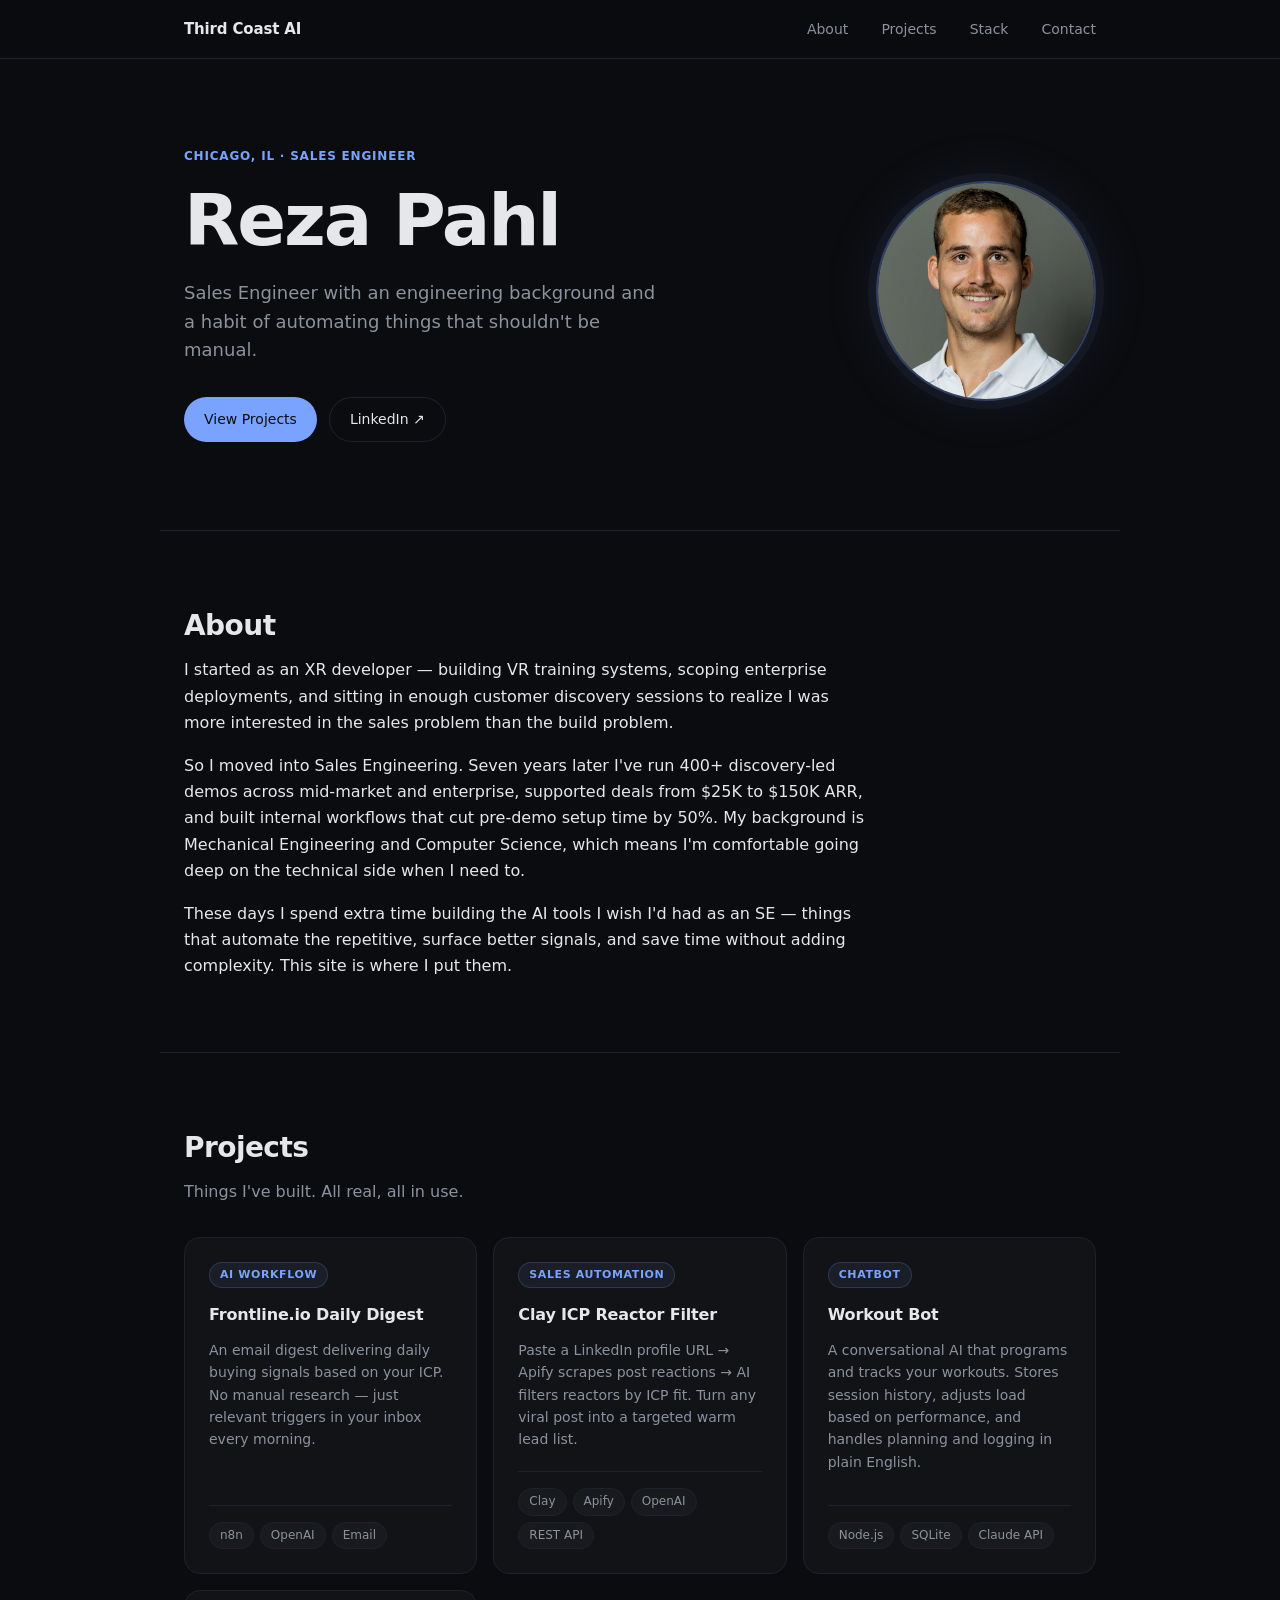
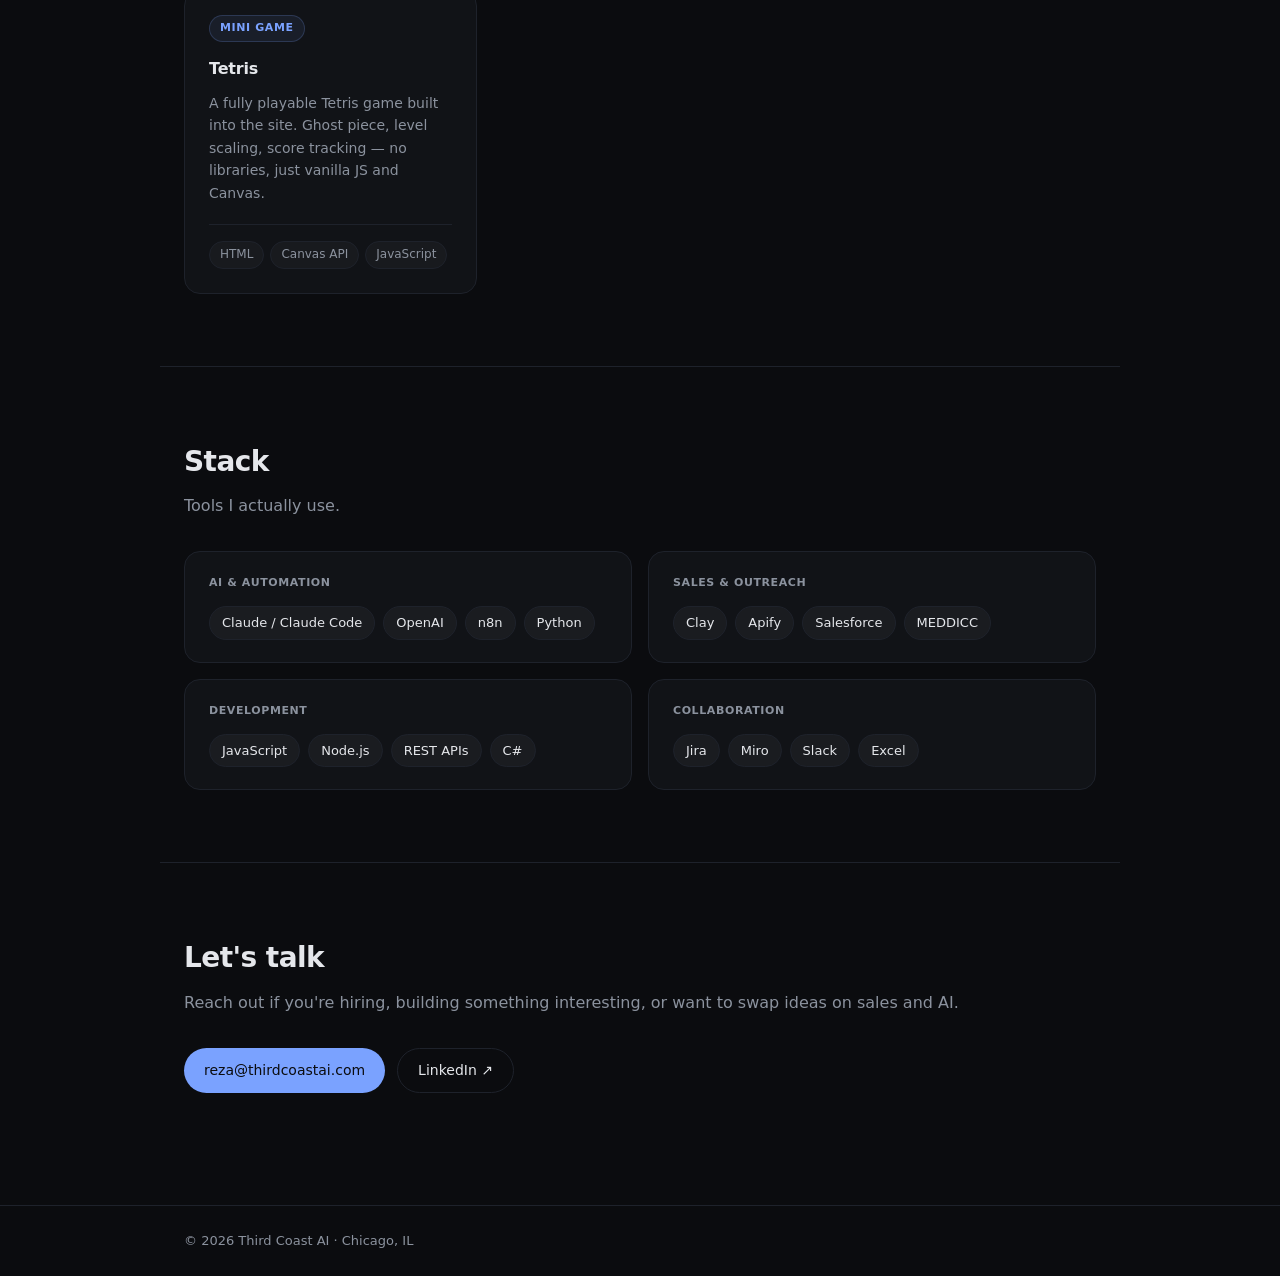
<file: index.html>
<!doctype html>
<html lang="en">
<head>
  <meta charset="utf-8" />
  <meta name="viewport" content="width=device-width, initial-scale=1" />
  <title>Reza Pahl · Third Coast AI</title>
  <meta name="description" content="Reza Pahl — Sales Engineer and AI builder based in Chicago." />
  <meta property="og:title" content="Reza Pahl · Third Coast AI" />
  <meta property="og:description" content="Sales Engineer. 7 years of demos and discovery. Building AI tools on the side." />
  <meta property="og:type" content="website" />
  <link rel="icon" href="data:image/svg+xml,<svg xmlns='http://www.w3.org/2000/svg' viewBox='0 0 256 256'><text y='50%' x='50%' dominant-baseline='middle' text-anchor='middle' font-size='160'>⚙️</text></svg>">
  <link rel="stylesheet" href="styles.css" />
</head>
<body>

  <!-- NAV -->
  <header class="site-header">
    <div class="container nav-inner">
      <a href="#top" class="brand">Third Coast AI</a>
      <nav>
        <a href="#about">About</a>
        <a href="#projects">Projects</a>
        <a href="#stack">Stack</a>
        <a href="#contact">Contact</a>
      </nav>
    </div>
  </header>

  <main id="top">

    <!-- HERO -->
    <section class="hero container">
      <div class="hero-text">
        <p class="eyebrow">Chicago, IL · Sales Engineer</p>
        <h1>Reza Pahl</h1>
        <p class="hero-tagline">Sales Engineer with an engineering background and a habit of automating things that shouldn't be manual.</p>
        <div class="cta-row">
          <a href="#projects" class="btn btn-primary">View Projects</a>
          <a href="https://www.linkedin.com/in/reza-pahl/" class="btn btn-outline" target="_blank" rel="noopener">LinkedIn ↗</a>
        </div>
      </div>
      <div class="hero-photo">
        <img src="profile.jpg" alt="Reza Pahl" />
      </div>
    </section>

    <!-- ABOUT -->
    <section id="about" class="container section reveal">
      <h2>About</h2>
      <p>I started as an XR developer — building VR training systems, scoping enterprise deployments, and sitting in enough customer discovery sessions to realize I was more interested in the sales problem than the build problem.</p>
      <p>So I moved into Sales Engineering. Seven years later I've run 400+ discovery-led demos across mid-market and enterprise, supported deals from $25K to $150K ARR, and built internal workflows that cut pre-demo setup time by 50%. My background is Mechanical Engineering and Computer Science, which means I'm comfortable going deep on the technical side when I need to.</p>
      <p>These days I spend extra time building the AI tools I wish I'd had as an SE — things that automate the repetitive, surface better signals, and save time without adding complexity. This site is where I put them.</p>
    </section>

    <!-- PROJECTS -->
    <section id="projects" class="container section reveal">
      <h2>Projects</h2>
      <p class="muted">Things I've built. All real, all in use.</p>
      <div class="projects-grid">

        <!-- Card 1: Daily Digest -->
        <a href="daily-digest.html" class="card-link">
          <article class="card">
            <span class="tag">AI Workflow</span>
            <h3>Frontline.io Daily Digest</h3>
            <p>An email digest delivering daily buying signals based on your ICP. No manual research — just relevant triggers in your inbox every morning.</p>
            <div class="stack-pills">
              <span>n8n</span>
              <span>OpenAI</span>
              <span>Email</span>
            </div>
          </article>
        </a>

        <!-- Card 2: Clay ICP Reactor Filter -->
        <article class="card">
          <span class="tag">Sales Automation</span>
          <h3>Clay ICP Reactor Filter</h3>
          <p>Paste a LinkedIn profile URL → Apify scrapes post reactions → AI filters reactors by ICP fit. Turn any viral post into a targeted warm lead list.</p>
          <div class="stack-pills">
            <span>Clay</span>
            <span>Apify</span>
            <span>OpenAI</span>
            <span>REST API</span>
          </div>
        </article>

        <!-- Card 3: Workout Bot -->
        <article class="card">
          <span class="tag">Chatbot</span>
          <h3>Workout Bot</h3>
          <p>A conversational AI that programs and tracks your workouts. Stores session history, adjusts load based on performance, and handles planning and logging in plain English.</p>
          <div class="stack-pills">
            <span>Node.js</span>
            <span>SQLite</span>
            <span>Claude API</span>
          </div>
        </article>

        <!-- Card 4: Tetris -->
        <a href="tetris.html" class="card-link">
          <article class="card">
            <span class="tag">Mini Game</span>
            <h3>Tetris</h3>
            <p>A fully playable Tetris game built into the site. Ghost piece, level scaling, score tracking — no libraries, just vanilla JS and Canvas.</p>
            <div class="stack-pills">
              <span>HTML</span>
              <span>Canvas API</span>
              <span>JavaScript</span>
            </div>
          </article>
        </a>

      </div>
    </section>

    <!-- STACK -->
    <section id="stack" class="container section reveal">
      <h2>Stack</h2>
      <p class="muted">Tools I actually use.</p>
      <div class="stack-grid">

        <div class="stack-group">
          <p class="stack-label">AI & Automation</p>
          <div class="stack-chips">
            <span>Claude / Claude Code</span>
            <span>OpenAI</span>
            <span>n8n</span>
            <span>Python</span>
          </div>
        </div>

        <div class="stack-group">
          <p class="stack-label">Sales & Outreach</p>
          <div class="stack-chips">
            <span>Clay</span>
            <span>Apify</span>
            <span>Salesforce</span>
            <span>MEDDICC</span>
          </div>
        </div>

        <div class="stack-group">
          <p class="stack-label">Development</p>
          <div class="stack-chips">
            <span>JavaScript</span>
            <span>Node.js</span>
            <span>REST APIs</span>
            <span>C#</span>
          </div>
        </div>

        <div class="stack-group">
          <p class="stack-label">Collaboration</p>
          <div class="stack-chips">
            <span>Jira</span>
            <span>Miro</span>
            <span>Slack</span>
            <span>Excel</span>
          </div>
        </div>

      </div>
    </section>

    <!-- CONTACT -->
    <section id="contact" class="container section reveal">
      <h2>Let's talk</h2>
      <p class="muted">Reach out if you're hiring, building something interesting, or want to swap ideas on sales and AI.</p>
      <div class="contact-links">
        <a href="mailto:reza@thirdcoastai.com" class="btn btn-primary">reza@thirdcoastai.com</a>
        <a href="https://www.linkedin.com/in/reza-pahl/" class="btn btn-outline" target="_blank" rel="noopener">LinkedIn ↗</a>
      </div>
    </section>

  </main>

  <footer class="site-footer">
    <div class="container">
      <p>© <span id="y"></span> Third Coast AI · Chicago, IL</p>
    </div>
  </footer>

  <script>
    document.getElementById('y').textContent = new Date().getFullYear();

    // Scroll reveal
    const observer = new IntersectionObserver((entries) => {
      entries.forEach(entry => {
        if (entry.isIntersecting) {
          entry.target.classList.add('visible');
          observer.unobserve(entry.target);
        }
      });
    }, { threshold: 0.1 });

    document.querySelectorAll('.reveal').forEach(el => observer.observe(el));
  </script>

</body>
</html>
</file>
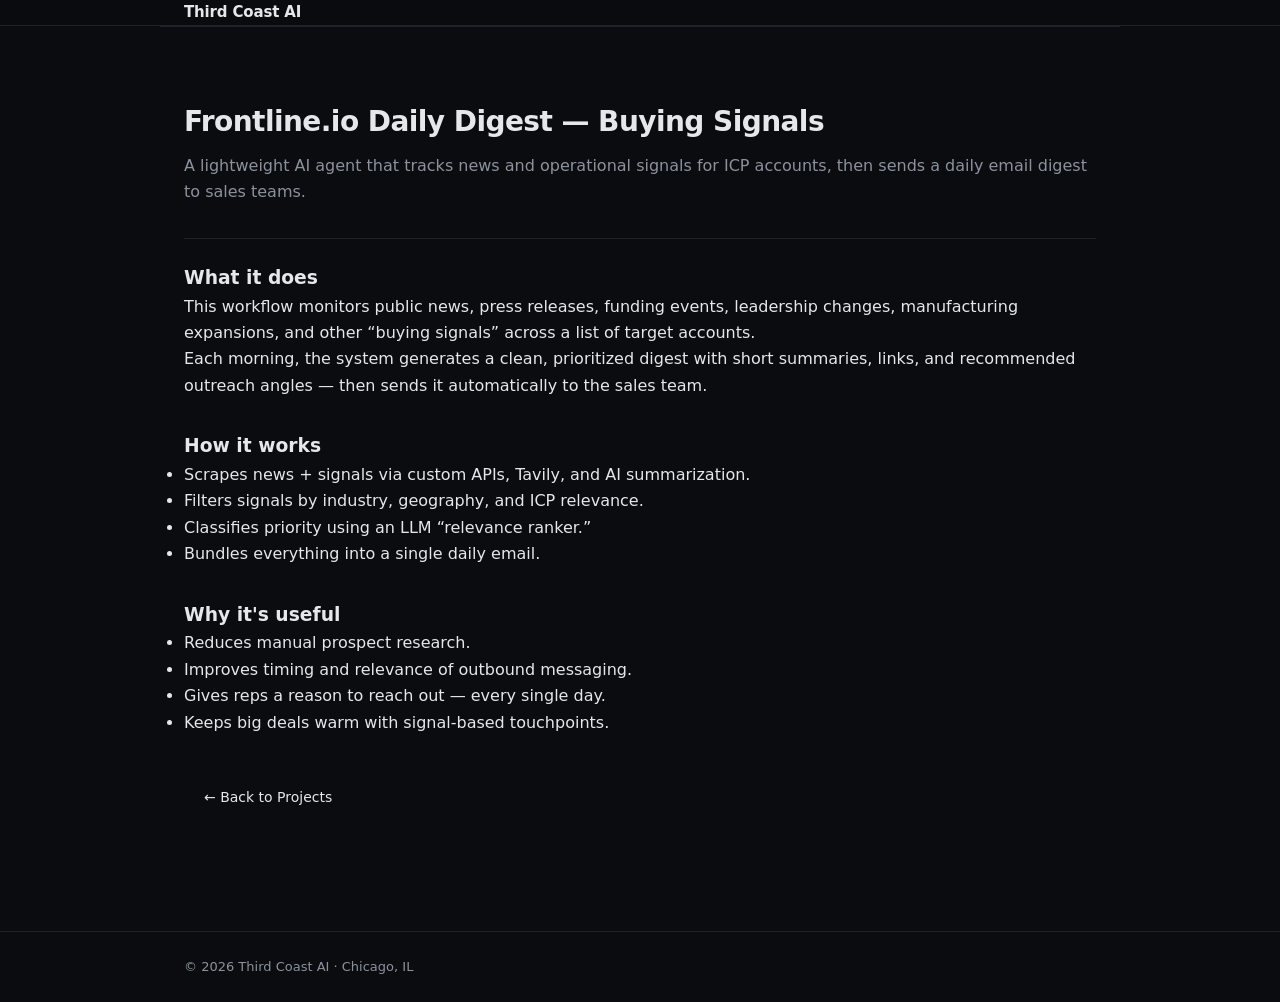
<file: daily-digest.html>
<!doctype html>
<html lang="en">
<head>
  <meta charset="utf-8" />
  <meta name="viewport" content="width=device-width, initial-scale=1" />
  <title>Frontline.io Daily Digest — Third Coast AI</title>

  <meta name="description" content="Daily buying-signal digest project overview." />

  <!-- Use the same favicon + stylesheet -->
  <link rel="icon" href="data:image/svg+xml,<svg xmlns='http://www.w3.org/2000/svg' viewBox='0 0 256 256'><text y='50%' x='50%' dominant-baseline='middle' text-anchor='middle' font-size='160'>⚙️</text></svg>">
  <link rel="stylesheet" href="styles.css" />
</head>

<body>
  <header class="site-header">
    <div class="container">
      <h1 class="brand">Third Coast AI</h1>
    </div>
  </header>

  <main class="container section">
    <h2>Frontline.io Daily Digest — Buying Signals</h2>

    <p class="muted">A lightweight AI agent that tracks news and operational signals for ICP accounts, then sends a daily email digest to sales teams.</p>

    <hr style="border: 0; border-top: 1px solid var(--border); margin: 24px 0;">

    <h3>What it does</h3>
    <p>
      This workflow monitors public news, press releases, funding events, leadership changes,
      manufacturing expansions, and other “buying signals” across a list of target accounts.
    </p>

    <p>
      Each morning, the system generates a clean, prioritized digest with short summaries, links,
      and recommended outreach angles — then sends it automatically to the sales team.
    </p>

    <h3 style="margin-top:32px;">How it works</h3>
    <ul>
      <li>Scrapes news + signals via custom APIs, Tavily, and AI summarization.</li>
      <li>Filters signals by industry, geography, and ICP relevance.</li>
      <li>Classifies priority using an LLM “relevance ranker.”</li>
      <li>Bundles everything into a single daily email.</li>
    </ul>

    <h3 style="margin-top:32px;">Why it's useful</h3>
    <ul>
      <li>Reduces manual prospect research.</li>
      <li>Improves timing and relevance of outbound messaging.</li>
      <li>Gives reps a reason to reach out — every single day.</li>
      <li>Keeps big deals warm with signal-based touchpoints.</li>
    </ul>

    <div style="margin-top:40px;">
      <a href="index.html#projects" class="btn">← Back to Projects</a>
    </div>
  </main>

  <footer class="site-footer">
    <div class="container">
      <p>© <span id="y"></span> Third Coast AI · Chicago, IL</p>
    </div>
  </footer>

  <script>
    // Set year
    document.getElementById('y').textContent = new Date().getFullYear();
  </script>
</body>
</html>
</file>
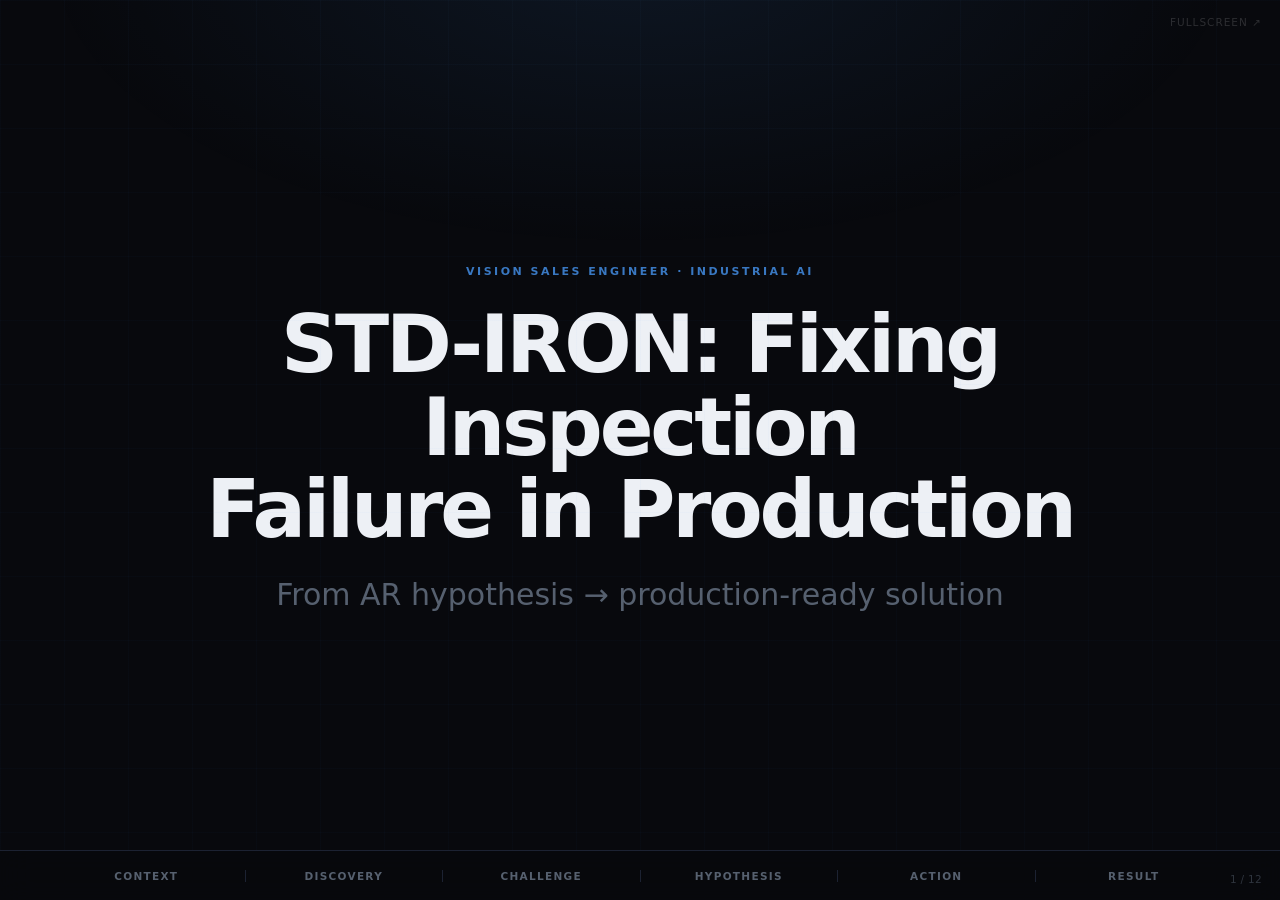
<file: stdiron-presentation.html>
<!doctype html>
<html lang="en">
<head>
  <meta charset="utf-8">
  <meta name="viewport" content="width=device-width, initial-scale=1">
  <title>STD-IRON · Vision SE Presentation</title>
  <style>
    /* ════════════════════════════════════════════════
       BASE
    ════════════════════════════════════════════════ */
    *, *::before, *::after { box-sizing: border-box; margin: 0; padding: 0; }

    :root {
      --bg:      #08090d;
      --surface: #0e1118;
      --border:  #1c2232;
      --text:    #edf0f5;
      --muted:   #56606f;
      --accent:  #4a9eff;
      --amber:   #f59e0b;
      --green:   #22c55e;
      --red:     #f87171;
    }

    html, body {
      width: 100%; height: 100%;
      overflow: hidden;
      background: var(--bg);
      color: var(--text);
      font-family: -apple-system, BlinkMacSystemFont, 'SF Pro Display',
                   'Segoe UI', system-ui, sans-serif;
      -webkit-font-smoothing: antialiased;
    }

    /* ════════════════════════════════════════════════
       DECK & SLIDES
    ════════════════════════════════════════════════ */
    .deck {
      position: relative;
      width: 100vw;
      height: 100vh;
      overflow: hidden;
    }

    /* Every slide sits in the same position; only .active is visible */
    .slide {
      position: absolute;
      inset: 0;
      display: flex;
      flex-direction: column;
      align-items: center;
      justify-content: center;
      /* 90px bottom keeps content above the progress bar */
      padding: 72px 10vw 90px;
      opacity: 0;
      transform: scale(0.975) translateY(14px);
      transition: opacity 0.42s cubic-bezier(.4,0,.2,1),
                  transform 0.42s cubic-bezier(.4,0,.2,1);
      pointer-events: none;
      will-change: opacity, transform;
    }

    .slide.active {
      opacity: 1;
      transform: scale(1) translateY(0);
      pointer-events: all;
    }

    /* ════════════════════════════════════════════════
       TYPOGRAPHY SYSTEM
    ════════════════════════════════════════════════ */
    .tag {
      font-size: 11px;
      font-weight: 600;
      letter-spacing: 2.5px;
      text-transform: uppercase;
      color: var(--accent);
      opacity: 0.75;
      margin-bottom: 26px;
      align-self: center;
    }

    /* Main slide heading */
    .title {
      font-size: clamp(38px, 5.2vw, 70px);
      font-weight: 800;
      letter-spacing: -0.04em;
      line-height: 1.04;
      text-align: center;
      color: var(--text);
    }

    /* Supporting line — kept large per brief */
    .sub {
      font-size: clamp(24px, 2.4vw, 30px);
      color: var(--muted);
      text-align: center;
      font-weight: 400;
      line-height: 1.5;
      margin-top: 20px;
    }

    /* Large accent statement */
    .quote {
      font-size: clamp(28px, 3.4vw, 48px);
      font-weight: 700;
      letter-spacing: -0.025em;
      line-height: 1.2;
      text-align: center;
      color: var(--accent);
      margin-top: 36px;
    }

    /* ════════════════════════════════════════════════
       SLIDE 1 · TITLE — subtle glow + dot grid bg
       To edit: .title text, .sub text, .tag text
    ════════════════════════════════════════════════ */
    .s-title {
      background:
        radial-gradient(ellipse 65% 45% at 50% -5%,
          rgba(74,158,255,.09) 0%, transparent 72%);
    }

    .grid-bg {
      position: absolute;
      inset: 0;
      pointer-events: none;
      background-image:
        linear-gradient(rgba(74,158,255,.022) 1px, transparent 1px),
        linear-gradient(90deg, rgba(74,158,255,.022) 1px, transparent 1px);
      background-size: 64px 64px;
    }

    .s-title .title { font-size: clamp(44px, 6.2vw, 82px); }

    /* ════════════════════════════════════════════════
       SLIDE 2 · CHAIN REACTION DIAGRAM
       To edit: .c-icon emoji and .c-label text (×5 steps)
    ════════════════════════════════════════════════ */
    .chain {
      display: flex;
      align-items: flex-start;
      justify-content: center;
      margin-top: 52px;
      width: 100%;
    }

    .c-step {
      display: flex;
      flex-direction: column;
      align-items: center;
      gap: 14px;
      flex: 1;
      max-width: 140px;
    }

    .c-icon {
      width: 72px; height: 72px;
      border-radius: 18px;
      background: var(--surface);
      border: 1px solid var(--border);
      display: flex; align-items: center; justify-content: center;
      font-size: 32px;
      flex-shrink: 0;
    }

    .c-label {
      font-size: 13px;
      color: var(--muted);
      font-weight: 500;
      text-align: center;
      line-height: 1.35;
    }

    .c-arrow {
      font-size: 20px;
      color: var(--border);
      flex-shrink: 0;
      margin-top: 25px;
      padding: 0 6px;
    }

    /* Escalating severity — icon border warms toward red */
    .c-step:nth-child(3) .c-icon { border-color: rgba(245,158,11,.38); }
    .c-step:nth-child(5) .c-icon { border-color: rgba(248,113,113,.38); }
    .c-step:nth-child(7) .c-icon { border-color: rgba(248,113,113,.58); }
    .c-step:nth-child(9) .c-icon {
      border-color: rgba(248,113,113,.82);
      background: rgba(248,113,113,.07);
    }

    /* ════════════════════════════════════════════════
       SLIDE 3 · DISCOVERY FLOW
       To edit: .f-icon emoji and .f-label text (×4 steps)
                italic .sub quote at the bottom
    ════════════════════════════════════════════════ */
    .flow {
      display: flex;
      align-items: center;
      justify-content: center;
      margin-top: 52px;
      width: 100%;
      max-width: 800px;
    }

    .f-step {
      display: flex; flex-direction: column;
      align-items: center; gap: 16px;
      flex: 1;
    }

    .f-icon {
      width: 84px; height: 84px;
      border-radius: 22px;
      background: var(--surface);
      border: 1px solid var(--border);
      display: flex; align-items: center; justify-content: center;
      font-size: 38px;
    }

    .f-label {
      font-size: 14px;
      color: var(--muted);
      font-weight: 500;
      text-align: center;
    }

    .f-arrow {
      font-size: 20px;
      color: var(--accent);
      opacity: 0.32;
      flex-shrink: 0;
      margin-bottom: 36px;
      padding: 0 10px;
    }

    /* ════════════════════════════════════════════════
       SLIDES 4, 7, 8 · VIDEO PLAYER
       To edit: <source src="…"> and .v-caption text
    ════════════════════════════════════════════════ */
    .v-wrap {
      position: relative;
      width: 100%;
      max-width: 860px;
      border-radius: 14px;
      overflow: hidden;
      background: #000;
      border: 1px solid var(--border);
      margin-top: 28px;
    }

    .v-wrap video {
      width: 100%;
      display: block;
      max-height: 52vh;
      object-fit: contain;
    }

    /* Frosted play overlay — click to play, auto-shows on pause */
    .v-overlay {
      position: absolute; inset: 0;
      display: flex; align-items: center; justify-content: center;
      background: rgba(0,0,0,.28);
      cursor: pointer;
      transition: opacity .22s;
    }

    .v-overlay.hidden { opacity: 0; pointer-events: none; }

    .play-ring {
      width: 70px; height: 70px;
      border-radius: 50%;
      border: 2px solid rgba(255,255,255,.28);
      background: rgba(0,0,0,.42);
      backdrop-filter: blur(6px);
      display: flex; align-items: center; justify-content: center;
      transition: transform .2s, border-color .2s;
    }

    .v-overlay:hover .play-ring {
      transform: scale(1.1);
      border-color: rgba(255,255,255,.6);
    }

    .play-ring svg { width: 26px; height: 26px; fill: white; margin-left: 5px; }

    .v-caption {
      font-size: 12px;
      letter-spacing: .5px;
      color: var(--muted);
      text-align: center;
      margin-top: 12px;
    }

    /* ════════════════════════════════════════════════
       SLIDE 5 · THREE-COLUMN CHALLENGE SPLIT
       To edit: .icon emoji, h3 heading, p description (×3 cards)
                italic .sub line at bottom
    ════════════════════════════════════════════════ */
    .split {
      display: grid;
      grid-template-columns: 1fr 1fr 1fr;
      gap: 20px;
      margin-top: 44px;
      width: 100%;
      max-width: 860px;
    }

    .s-card {
      background: var(--surface);
      border: 1px solid var(--border);
      border-radius: 14px;
      padding: 32px 22px;
      display: flex; flex-direction: column;
      align-items: center; gap: 14px;
      text-align: center;
    }

    .s-card .icon { font-size: 38px; }
    .s-card h3 { font-size: 17px; font-weight: 700; color: var(--text); }
    .s-card p  { font-size: 14px; color: var(--muted); line-height: 1.55; }

    /* ════════════════════════════════════════════════
       SLIDE 6 · PIVOT / HYPOTHESIS
       To edit: .title text, .quote text, pivot emoji pair
    ════════════════════════════════════════════════ */
    .pivot-icons {
      display: flex; gap: 28px;
      margin-top: 44px;
      opacity: .25;
    }

    .pivot-icons span { font-size: 52px; }

    /* ════════════════════════════════════════════════
       SLIDE 9 · RESULT
       To edit: .title text, .result-stat text
    ════════════════════════════════════════════════ */
    .s-result {
      background:
        radial-gradient(ellipse 55% 45% at 50% 105%,
          rgba(34,197,94,.08) 0%, transparent 68%);
    }

    .result-stat {
      font-size: clamp(28px, 3.8vw, 52px);
      font-weight: 700;
      letter-spacing: -0.025em;
      color: var(--green);
      text-align: center;
      margin-top: 36px;
      line-height: 1.2;
    }

    /* ════════════════════════════════════════════════
       SLIDE 10 · THREE WORDS
       To edit: .title text and the three .big-w words
    ════════════════════════════════════════════════ */
    .three-w {
      display: flex;
      justify-content: space-between;
      align-items: baseline;
      width: 100%;
      max-width: 920px;
      margin-top: 52px;
    }

    .big-w {
      font-size: clamp(52px, 7.2vw, 90px);
      font-weight: 900;
      letter-spacing: -0.05em;
      line-height: 1;
    }

    .big-w.w1 { color: var(--accent); }
    .big-w.w2 { color: var(--text);   }
    .big-w.w3 { color: var(--green);  }

    /* ════════════════════════════════════════════════
       PROGRESS BAR
       Phases: Context → Discovery → Challenge → Hypothesis → Action → Result
    ════════════════════════════════════════════════ */
    .progress {
      position: fixed;
      bottom: 0; left: 0; right: 0;
      z-index: 200;
      height: 50px;
      display: flex; align-items: center;
      justify-content: center;
      gap: 0;
      padding: 0 48px;
      background: rgba(8,9,13,.92);
      backdrop-filter: blur(16px);
      -webkit-backdrop-filter: blur(16px);
      border-top: 1px solid var(--border);
    }

    .ph {
      font-size: 10.5px;
      font-weight: 600;
      letter-spacing: 1.3px;
      text-transform: uppercase;
      color: var(--muted);
      white-space: nowrap;
      flex: 1;
      text-align: center;
      padding: 6px 0;
      position: relative;
      transition: color .3s;
    }

    /* Active phase indicator */
    .ph.on { color: var(--accent); }

    .ph.on::after {
      content: '';
      position: absolute;
      bottom: 0; left: 50%;
      transform: translateX(-50%);
      width: 20px; height: 2px;
      background: var(--accent);
      border-radius: 1px;
    }

    .ph-sep {
      width: 1px; height: 12px;
      background: var(--border);
      flex-shrink: 0;
    }

    /* Slide counter */
    .s-num {
      position: fixed;
      bottom: 15px; right: 18px;
      font-size: 10.5px;
      color: var(--muted);
      font-variant-numeric: tabular-nums;
      opacity: .5;
      z-index: 201;
      letter-spacing: .3px;
    }

    /* Fullscreen button */
    .fs-btn {
      position: fixed;
      top: 16px; right: 18px;
      z-index: 201;
      background: none; border: none;
      font-size: 10.5px;
      font-family: inherit;
      letter-spacing: 1px;
      text-transform: uppercase;
      color: rgba(255,255,255,.15);
      cursor: pointer;
      transition: color .2s;
    }

    .fs-btn:hover { color: var(--muted); }

  /* ── Slide: Evaluation Criteria ── */
  .eval-grid {
    display: grid;
    grid-template-columns: 1fr 1fr;
    gap: 20px;
    margin-top: 36px;
    width: 100%;
    max-width: 860px;
  }
  .eval-card {
    background: var(--surface);
    border: 1px solid var(--border);
    border-radius: 14px;
    padding: 30px 28px;
    text-align: left;
  }
  .eval-card h3 {
    font-size: clamp(24px, 2.8vw, 34px);
    font-weight: 700;
    color: var(--text);
    margin: 0 0 8px;
    letter-spacing: -0.02em;
  }
  .eval-card p {
    font-size: clamp(14px, 1.5vw, 18px);
    color: var(--muted);
    margin: 0;
    line-height: 1.4;
  }

  </style>
</head>
<body>

<div class="deck" id="deck">

  <!-- ══════════════════════════════════════════════════════
       SLIDE 1 · TITLE
       Edit: .tag text · .title text · .sub text
  ══════════════════════════════════════════════════════ -->
  <div class="slide s-title active" data-phase="-1">
    <div class="grid-bg"></div>
    <span class="tag">Vision Sales Engineer · Industrial AI</span>
    <h1 class="title">STD-IRON: Fixing Inspection<br>Failure in Production</h1>
    <p class="sub">From AR hypothesis → production-ready solution</p>
  </div>

  <!-- ══════════════════════════════════════════════════════
       SLIDE 2 · THE PROBLEM
       Edit: .c-icon emoji and .c-label text for each of the 5 steps
  ══════════════════════════════════════════════════════ -->
  <div class="slide" data-phase="0">
    <h2 class="title">Defects Were Slipping Through</h2>
    <div class="chain">
      <div class="c-step">
        <div class="c-icon">🔍</div>
        <div class="c-label">Missed<br>Defect</div>
      </div>
      <div class="c-arrow">→</div>
      <div class="c-step">
        <div class="c-icon">⬇</div>
        <div class="c-label">Moves<br>Downstream</div>
      </div>
      <div class="c-arrow">→</div>
      <div class="c-step">
        <div class="c-icon">🎨</div>
        <div class="c-label">Painted<br>Over</div>
      </div>
      <div class="c-arrow">→</div>
      <div class="c-step">
        <div class="c-icon">📦</div>
        <div class="c-label">Customer<br>Issue</div>
      </div>
      <div class="c-arrow">→</div>
      <div class="c-step">
        <div class="c-icon">💸</div>
        <div class="c-label">Expensive<br>Failure</div>
      </div>
    </div>
  </div>

  <!-- ══════════════════════════════════════════════════════
       SLIDE 3 · DISCOVERY
       Edit: .f-icon emoji and .f-label text for each of the 4 steps
             italic .sub quote at the bottom
  ══════════════════════════════════════════════════════ -->
  <div class="slide" data-phase="1">
    <h2 class="title">How Inspection Actually Worked</h2>
    <div class="flow">
      <div class="f-step">
        <div class="f-icon">📱</div>
        <div class="f-label">Tablet</div>
      </div>
      <div class="f-arrow">→</div>
      <div class="f-step">
        <div class="f-icon">🔢</div>
        <div class="f-label">Scan Serial</div>
      </div>
      <div class="f-arrow">→</div>
      <div class="f-step">
        <div class="f-icon">👁</div>
        <div class="f-label">Manual Inspect</div>
      </div>
      <div class="f-arrow">→</div>
      <div class="f-step">
        <div class="f-icon">🧠</div>
        <div class="f-label">Tribal Knowledge</div>
      </div>
    </div>
    <p class="sub" style="margin-top:40px; font-style:italic;">
      "Almost entirely dependent on inspector experience."
    </p>
  </div>

  <!-- ══════════════════════════════════════════════════════
       SLIDE 4 · AR INSPECTION VIDEO
       Edit: <source src="…"> path · .v-caption text
  ══════════════════════════════════════════════════════ -->
  <div class="slide" data-phase="2">
    <h2 class="title">Initial Approach: AR Overlay Inspection</h2>
    <div class="v-wrap">
      <video preload="metadata">
        <source src="https://github.com/Reza-Pahl/Website/releases/download/videos-v1/std-iron-ar-inspection.mp4" type="video/mp4">
      </video>
      <div class="v-overlay">
        <div class="play-ring">
          <svg viewBox="0 0 24 24"><path d="M8 5v14l11-7z"/></svg>
        </div>
      </div>
    </div>
    <p class="v-caption">Testing AR-assisted inspection onsite</p>
  </div>

  <!-- ══════════════════════════════════════════════════════
       SLIDE 5 · THE CHALLENGE
       Edit: .icon emoji, h3 heading, p text for each of the 3 cards
             italic .sub line at bottom
  ══════════════════════════════════════════════════════ -->
  <div class="slide" data-phase="2">
    <h2 class="title">Why AR Didn't Deploy Cleanly</h2>
    <div class="split">
      <div class="s-card">
        <span class="icon">🖥</span>
        <h3>Hardware Friction</h3>
        <p>Dedicated headsets, calibration overhead, and device management at scale</p>
      </div>
      <div class="s-card">
        <span class="icon">📐</span>
        <h3>Alignment Issues</h3>
        <p>Overlay drift in uncontrolled lighting and varied part orientations</p>
      </div>
      <div class="s-card">
        <span class="icon">🔄</span>
        <h3>Workflow Interruption</h3>
        <p>Added cognitive steps rather than removing them from the inspector's flow</p>
      </div>
    </div>
    <p class="sub" style="margin-top:32px; font-style:italic;">
      Technically impressive. Operationally fragile.
    </p>
  </div>

  <!-- ══════════════════════════════════════════════════════
       SLIDE 6 · PIVOT / NEW HYPOTHESIS
       Edit: .title text · .quote text · pivot emoji pair
  ══════════════════════════════════════════════════════ -->
  <div class="slide" data-phase="3">
    <h2 class="title">The Real Problem Was Cognitive Load</h2>
    <p class="quote">"Make every inspection step<br>impossible to miss."</p>
    <div class="pivot-icons">
      <span>🧊</span>
      <span>⚙️</span>
    </div>
  </div>

  <!-- ══════════════════════════════════════════════════════
       SLIDE 7 · EVALUATION CRITERIA
       Edit: .eval-card h3 + p text
  ══════════════════════════════════════════════════════ -->
  <div class="slide" data-phase="3">
    <h2 class="title">How We Would Evaluate Success</h2>
    <div class="eval-grid">
      <div class="eval-card">
        <h3>Inspection Time</h3>
        <p>Faster without slowing the line</p>
      </div>
      <div class="eval-card">
        <h3>Missed Defects</h3>
        <p>Caught before downstream steps</p>
      </div>
      <div class="eval-card">
        <h3>Overkill</h3>
        <p>Avoid rejecting good assemblies</p>
      </div>
      <div class="eval-card">
        <h3>Operator Consistency</h3>
        <p>Not dependent on experience</p>
      </div>
    </div>
  </div>

  <!-- ══════════════════════════════════════════════════════
       SLIDE 8 · WORKFLOW PROTOTYPE VIDEO
       Edit: <source src="…"> path · .v-caption text
  ══════════════════════════════════════════════════════ -->
  <div class="slide" data-phase="4">
    <h2 class="title">Built a Seamless Workflow Prototype</h2>
    <div class="v-wrap">
      <video preload="metadata">
        <source src="https://github.com/Reza-Pahl/Website/releases/download/videos-v1/std-iron-workflow-logic-example.mp4" type="video/mp4">
      </video>
      <div class="v-overlay">
        <div class="play-ring">
          <svg viewBox="0 0 24 24"><path d="M8 5v14l11-7z"/></svg>
        </div>
      </div>
    </div>
    <p class="v-caption">Workflow logic designed around inspection flow</p>
  </div>

  <!-- ══════════════════════════════════════════════════════
       SLIDE 8 · END USER EXPERIENCE VIDEO
       Edit: <source src="…"> path · .v-caption text
  ══════════════════════════════════════════════════════ -->
  <div class="slide" data-phase="4">
    <h2 class="title">Operator-Friendly. Fast. Clear.</h2>
    <div class="v-wrap">
      <video preload="metadata">
        <source src="https://github.com/Reza-Pahl/Website/releases/download/videos-v1/3d-workflow-example-std-iron.mp4" type="video/mp4">
      </video>
      <div class="v-overlay">
        <div class="play-ring">
          <svg viewBox="0 0 24 24"><path d="M8 5v14l11-7z"/></svg>
        </div>
      </div>
    </div>
    <p class="v-caption">3D-guided inspection on iPad</p>
  </div>

  <!-- ══════════════════════════════════════════════════════
       SLIDE 9 · RESULT
       Edit: .title text · .result-stat text
  ══════════════════════════════════════════════════════ -->
  <div class="slide s-result" data-phase="5">
    <h2 class="title">From Stalled Deal to Closed<br>in 2 Weeks</h2>
    <p class="result-stat">Live deployment. Strong reception.</p>
  </div>

  <!-- ══════════════════════════════════════════════════════
       SLIDE 10 · CLOSING
       Edit: .title text · three .big-w words
  ══════════════════════════════════════════════════════ -->
  <div class="slide" data-phase="5">
    <h2 class="title">What Made This Work</h2>
    <div class="three-w">
      <span class="big-w w1">Diagnose</span>
      <span class="big-w w2">Simplify</span>
      <span class="big-w w3">Deploy</span>
    </div>
  </div>

  <!-- ══════════════════════════════════════════════════════
       SLIDE 11 · QUESTIONS
  ══════════════════════════════════════════════════════ -->
  <div class="slide s-title" data-phase="5">
    <h2 class="title">Questions?</h2>
    <p class="sub">Reza Pahl &nbsp;·&nbsp; Vision Sales Engineer &nbsp;·&nbsp; v.rezapahl@gmail.com</p>
  </div>

</div><!-- /deck -->

<!-- ════════════════════════════════════════════════
     PROGRESS BAR
     data-phase maps to slide data-phase values (0–5)
════════════════════════════════════════════════ -->
<nav class="progress" aria-label="Presentation progress">
  <span class="ph" data-phase="0">Context</span>
  <div class="ph-sep"></div>
  <span class="ph" data-phase="1">Discovery</span>
  <div class="ph-sep"></div>
  <span class="ph" data-phase="2">Challenge</span>
  <div class="ph-sep"></div>
  <span class="ph" data-phase="3">Hypothesis</span>
  <div class="ph-sep"></div>
  <span class="ph" data-phase="4">Action</span>
  <div class="ph-sep"></div>
  <span class="ph" data-phase="5">Result</span>
</nav>

<span class="s-num" id="s-num">1 / 10</span>

<button class="fs-btn" id="fs-btn" title="Toggle fullscreen (F)">Fullscreen ↗</button>

<script>
  /* ════════════════════════════════════════════════
     SLIDE NAVIGATION
  ════════════════════════════════════════════════ */
  const slides  = Array.from(document.querySelectorAll('.slide'));
  const phases  = Array.from(document.querySelectorAll('.ph'));
  const numEl   = document.getElementById('s-num');
  const TOTAL   = slides.length;
  let   current = 0;

  function goTo(n) {
    if (n < 0 || n >= TOTAL || n === current) return;

    // Pause any playing video and restore its overlay on the current slide
    slides[current].querySelectorAll('video').forEach(v => v.pause());
    slides[current].querySelectorAll('.v-overlay').forEach(o => o.classList.remove('hidden'));

    slides[current].classList.remove('active');
    current = n;
    slides[current].classList.add('active');
    updateUI();
  }

  function updateUI() {
    numEl.textContent = (current + 1) + ' / ' + TOTAL;
    const activePhase = parseInt(slides[current].dataset.phase, 10);
    phases.forEach(p => {
      const ph = parseInt(p.dataset.phase, 10);
      p.classList.toggle('on', ph === activePhase && activePhase >= 0);
    });
  }

  /* ── Keyboard navigation ── */
  document.addEventListener('keydown', e => {
    switch (e.key) {
      case 'ArrowRight':
      case 'ArrowDown':
      case ' ':
        e.preventDefault(); goTo(current + 1); break;
      case 'ArrowLeft':
      case 'ArrowUp':
        e.preventDefault(); goTo(current - 1); break;
      case 'f':
      case 'F':
        toggleFS(); break;
    }
  });

  /* ── Fullscreen toggle ── */
  function toggleFS() {
    if (!document.fullscreenElement) {
      document.documentElement.requestFullscreen?.().catch(() => {});
    } else {
      document.exitFullscreen?.().catch(() => {});
    }
  }
  document.getElementById('fs-btn').addEventListener('click', toggleFS);

  /* ════════════════════════════════════════════════
     VIDEO PLAYER SETUP
     Applies to every .v-wrap — no manual IDs needed.
     To add a new video slide, just copy a slide with
     .v-wrap and update the <source src="…"> path.
  ════════════════════════════════════════════════ */
  document.querySelectorAll('.v-wrap').forEach(wrap => {
    const video   = wrap.querySelector('video');
    const overlay = wrap.querySelector('.v-overlay');
    if (!video || !overlay) return;

    /* Click overlay → play */
    overlay.addEventListener('click', () => {
      video.play()
        .then(() => overlay.classList.add('hidden'))
        .catch(() => {});
    });

    /* Pause / end → show overlay */
    ['pause', 'ended'].forEach(evt =>
      video.addEventListener(evt, () => overlay.classList.remove('hidden'))
    );

    /* Click video itself → pause */
    video.addEventListener('click', () => {
      if (!video.paused) video.pause();
    });
  });

  /* Init */
  updateUI();
</script>

</body>
</html>
</file>
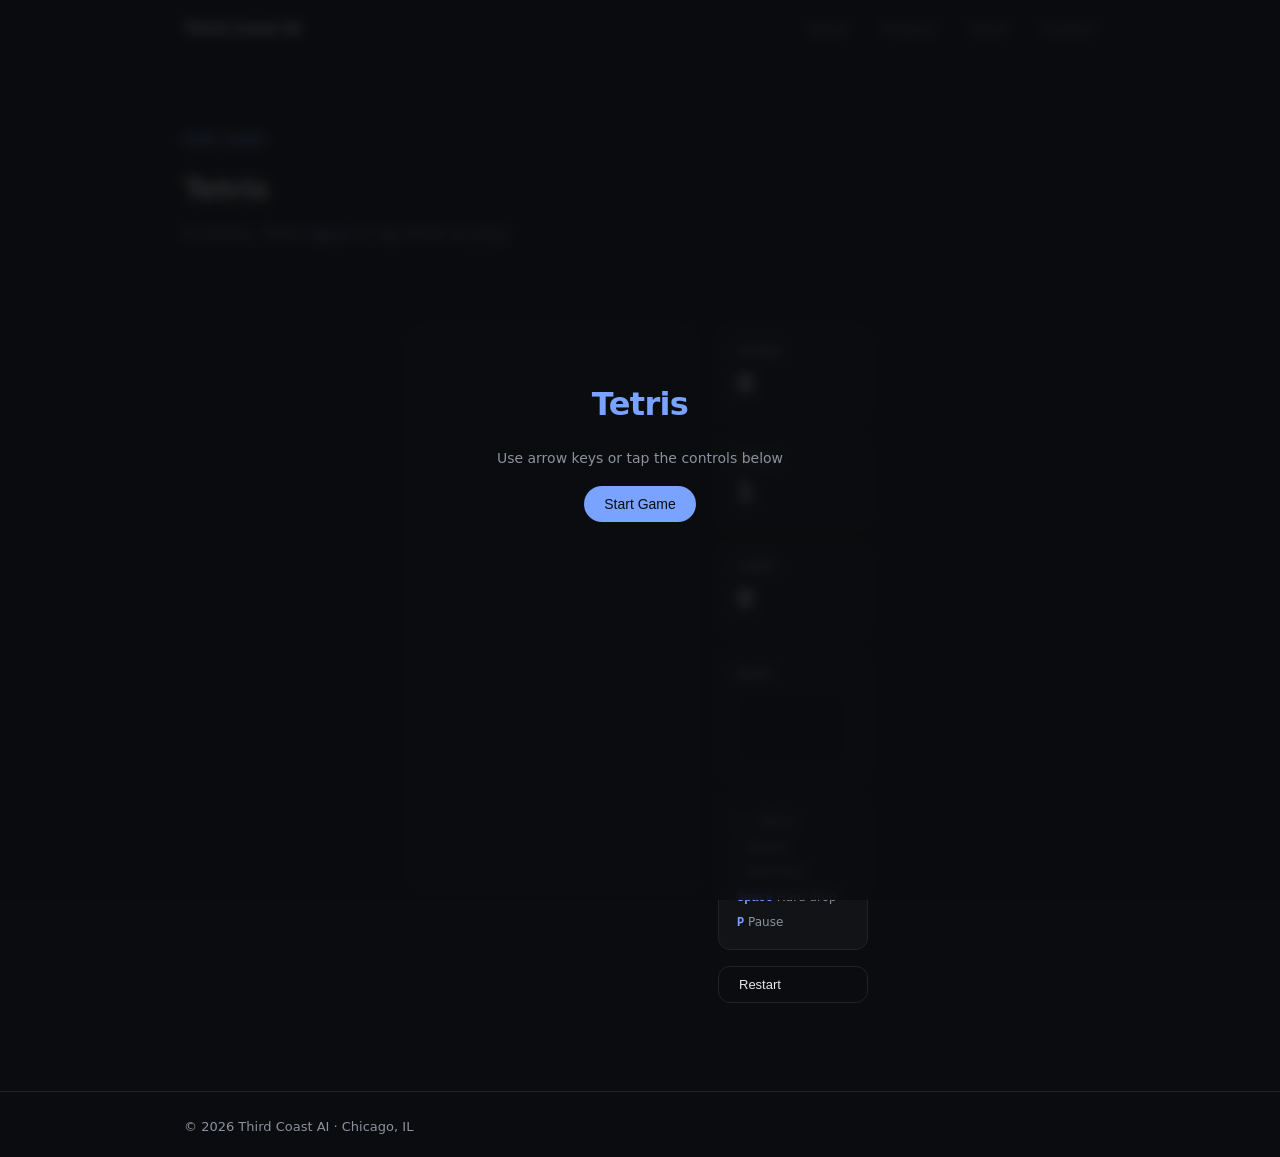
<file: tetris.html>
<!doctype html>
<html lang="en">
<head>
  <meta charset="utf-8" />
  <meta name="viewport" content="width=device-width, initial-scale=1" />
  <title>Tetris · Third Coast AI</title>
  <meta name="description" content="A mini Tetris game built into the Third Coast AI site." />
  <link rel="icon" href="data:image/svg+xml,<svg xmlns='http://www.w3.org/2000/svg' viewBox='0 0 256 256'><text y='50%' x='50%' dominant-baseline='middle' text-anchor='middle' font-size='160'>🟦</text></svg>">
  <link rel="stylesheet" href="styles.css" />
  <style>
    /* ── Page-specific overrides ─────────────────────────── */
    .tetris-wrapper {
      display: flex;
      flex-wrap: wrap;
      gap: 24px;
      align-items: flex-start;
      justify-content: center;
      padding-block: 48px;
    }

    /* Board */
    #board {
      border: 1px solid var(--border);
      border-radius: 12px;
      display: block;
      background: var(--panel);
    }

    /* Sidebar */
    .game-sidebar {
      display: flex;
      flex-direction: column;
      gap: 16px;
      min-width: 140px;
    }

    .stat-card {
      background: var(--panel);
      border: 1px solid var(--border);
      border-radius: 12px;
      padding: 14px 18px;
    }

    .stat-label {
      font-size: 11px;
      font-weight: 600;
      letter-spacing: 0.6px;
      text-transform: uppercase;
      color: var(--muted);
      margin-bottom: 4px;
    }

    .stat-value {
      font-size: 1.5rem;
      font-weight: 700;
      color: var(--text);
    }

    #next-wrap {
      background: var(--panel);
      border: 1px solid var(--border);
      border-radius: 12px;
      padding: 14px 18px;
    }

    #next-canvas {
      display: block;
      margin-top: 8px;
      border-radius: 6px;
      background: var(--bg);
    }

    .key-guide {
      background: var(--panel);
      border: 1px solid var(--border);
      border-radius: 12px;
      padding: 14px 18px;
      font-size: 12px;
      color: var(--muted);
      line-height: 2;
    }

    .key-guide b {
      color: var(--accent);
      font-family: ui-monospace, monospace;
    }

    /* Overlay */
    #overlay {
      position: fixed;
      inset: 0;
      background: rgba(11, 12, 15, 0.85);
      backdrop-filter: blur(6px);
      display: flex;
      flex-direction: column;
      align-items: center;
      justify-content: center;
      gap: 16px;
      z-index: 200;
    }

    #overlay h2 {
      font-size: 2rem;
      font-weight: 700;
      letter-spacing: -0.02em;
      color: var(--accent);
    }

    #overlay p { color: var(--muted); font-size: 14px; }

    #overlay.hidden { display: none; }

    /* Mobile touch buttons */
    .touch-controls {
      display: none;
      gap: 8px;
      flex-wrap: wrap;
      justify-content: center;
      max-width: 320px;
    }

    .touch-btn {
      flex: 1;
      min-width: 60px;
      padding: 12px;
      font-size: 1.2rem;
      background: var(--panel);
      border: 1px solid var(--border);
      border-radius: 10px;
      color: var(--text);
      cursor: pointer;
      text-align: center;
      user-select: none;
      transition: background 0.1s, border-color 0.1s;
    }

    .touch-btn:active {
      background: rgba(122, 162, 255, 0.12);
      border-color: var(--accent);
    }

    @media (max-width: 600px) {
      .touch-controls { display: flex; }
      .key-guide { display: none; }
    }
  </style>
</head>
<body>

  <!-- NAV -->
  <header class="site-header">
    <div class="container nav-inner">
      <a href="index.html" class="brand">Third Coast AI</a>
      <nav>
        <a href="index.html#about">About</a>
        <a href="index.html#projects">Projects</a>
        <a href="index.html#stack">Stack</a>
        <a href="index.html#contact">Contact</a>
      </nav>
    </div>
  </header>

  <main>
    <div class="container">

      <!-- Page header -->
      <div class="section" style="border-top: none; padding-bottom: 0;">
        <p class="eyebrow">Mini Game</p>
        <h2>Tetris</h2>
        <p class="muted">A classic. Press <b style="color:var(--accent); font-family: monospace;">Space</b> or tap Start to play.</p>
      </div>

      <!-- Game -->
      <div class="tetris-wrapper">

        <canvas id="board" width="280" height="560"></canvas>

        <div class="game-sidebar">
          <div class="stat-card">
            <div class="stat-label">Score</div>
            <div class="stat-value" id="score">0</div>
          </div>
          <div class="stat-card">
            <div class="stat-label">Level</div>
            <div class="stat-value" id="level">1</div>
          </div>
          <div class="stat-card">
            <div class="stat-label">Lines</div>
            <div class="stat-value" id="lines">0</div>
          </div>

          <div id="next-wrap">
            <div class="stat-label">Next</div>
            <canvas id="next-canvas" width="112" height="72"></canvas>
          </div>

          <div class="key-guide">
            <b>← →</b> Move<br>
            <b>↑</b> Rotate<br>
            <b>↓</b> Soft drop<br>
            <b>Space</b> Hard drop<br>
            <b>P</b> Pause
          </div>

          <button class="btn btn-outline" id="restart-btn" style="border-radius: 12px; font-size: 13px;">Restart</button>
        </div>

        <!-- Mobile controls -->
        <div class="touch-controls" id="touch-controls">
          <div class="touch-btn" id="t-left">◀</div>
          <div class="touch-btn" id="t-rotate">↑</div>
          <div class="touch-btn" id="t-right">▶</div>
          <div class="touch-btn" id="t-drop" style="flex: 0 0 100%;">▼ Drop</div>
        </div>

      </div>
    </div>
  </main>

  <footer class="site-footer">
    <div class="container">
      <p>© <span id="y"></span> Third Coast AI · Chicago, IL</p>
    </div>
  </footer>

  <!-- Start overlay -->
  <div id="overlay">
    <h2>Tetris</h2>
    <p>Use arrow keys or tap the controls below</p>
    <button class="btn btn-primary" id="start-btn">Start Game</button>
  </div>

  <script>
    document.getElementById('y').textContent = new Date().getFullYear();

    /* ── Constants ───────────────────────────────────────── */
    const COLS = 10, ROWS = 20, B = 28; // block size px

    const PIECE_COLORS = [
      null,
      '#38bdf8', // I  cyan
      '#facc15', // O  yellow
      '#a78bfa', // T  purple
      '#4ade80', // S  green
      '#f87171', // Z  red
      '#60a5fa', // J  blue
      '#fb923c', // L  orange
    ];

    const SHAPES = [
      null,
      [[0,0,0,0],[1,1,1,1],[0,0,0,0],[0,0,0,0]], // I
      [[1,1],[1,1]],                              // O
      [[0,1,0],[1,1,1],[0,0,0]],                  // T
      [[0,1,1],[1,1,0],[0,0,0]],                  // S
      [[1,1,0],[0,1,1],[0,0,0]],                  // Z
      [[1,0,0],[1,1,1],[0,0,0]],                  // J
      [[0,0,1],[1,1,1],[0,0,0]],                  // L
    ];

    const SCORE_TABLE = [0, 100, 300, 500, 800];

    /* ── Canvas setup ────────────────────────────────────── */
    const canvas  = document.getElementById('board');
    const ctx     = canvas.getContext('2d');
    const ncanvas = document.getElementById('next-canvas');
    const nctx    = ncanvas.getContext('2d');

    /* ── State ───────────────────────────────────────────── */
    let grid, piece, next, score, level, lines, dropTimer, dropInterval, paused, running;

    function newGrid() {
      return Array.from({ length: ROWS }, () => Array(COLS).fill(0));
    }

    function randomPiece() {
      const type = Math.ceil(Math.random() * 7);
      const shape = SHAPES[type].map(r => [...r]);
      return { type, shape, x: Math.floor(COLS / 2) - Math.floor(shape[0].length / 2), y: 0 };
    }

    function init() {
      grid = newGrid();
      score = 0; level = 1; lines = 0;
      piece = randomPiece();
      next  = randomPiece();
      dropInterval = 800;
      dropTimer = 0;
      paused = false;
      running = true;
      updateHUD();
      drawNext();
    }

    /* ── Collision ───────────────────────────────────────── */
    function fits(shape, ox, oy) {
      for (let r = 0; r < shape.length; r++)
        for (let c = 0; c < shape[r].length; c++)
          if (shape[r][c]) {
            const x = ox + c, y = oy + r;
            if (x < 0 || x >= COLS || y >= ROWS) return false;
            if (y >= 0 && grid[y][x]) return false;
          }
      return true;
    }

    function rotate(shape) {
      const N = shape.length;
      return shape[0].map((_, c) => shape.map((_, r) => shape[N - 1 - r][c]));
    }

    /* ── Lock & clear ────────────────────────────────────── */
    function lock() {
      piece.shape.forEach((row, r) =>
        row.forEach((v, c) => {
          if (v) grid[piece.y + r][piece.x + c] = piece.type;
        })
      );

      const cleared = grid.filter(row => row.every(Boolean));
      const kept    = grid.filter(row => !row.every(Boolean));
      grid = [...Array.from({ length: cleared.length }, () => Array(COLS).fill(0)), ...kept];

      if (cleared.length) {
        lines += cleared.length;
        score += SCORE_TABLE[cleared.length] * level;
        level  = Math.floor(lines / 10) + 1;
        dropInterval = Math.max(100, 800 - (level - 1) * 70);
        updateHUD();
      }

      piece = next;
      next  = randomPiece();
      if (!fits(piece.shape, piece.x, piece.y)) { gameOver(); return; }
      drawNext();
    }

    /* ── Drawing ─────────────────────────────────────────── */
    function drawBlock(c2d, gx, gy, type, alpha, size) {
      size = size || B;
      c2d.globalAlpha = alpha !== undefined ? alpha : 1;
      c2d.fillStyle = PIECE_COLORS[type];
      c2d.beginPath();
      c2d.roundRect(gx * size + 1, gy * size + 1, size - 2, size - 2, 3);
      c2d.fill();
      // shine
      c2d.fillStyle = 'rgba(255,255,255,0.13)';
      c2d.fillRect(gx * size + 2, gy * size + 2, size - 4, 5);
      c2d.globalAlpha = 1;
    }

    function drawGhost() {
      let gy = piece.y;
      while (fits(piece.shape, piece.x, gy + 1)) gy++;
      piece.shape.forEach((row, r) =>
        row.forEach((v, c) => {
          if (v) drawBlock(ctx, piece.x + c, gy + r, piece.type, 0.15);
        })
      );
    }

    function draw() {
      // background
      ctx.fillStyle = '#0b0c0f';
      ctx.fillRect(0, 0, canvas.width, canvas.height);

      // subtle grid lines
      ctx.strokeStyle = '#1e222b';
      ctx.lineWidth = 0.5;
      for (let r = 0; r < ROWS; r++)
        for (let c = 0; c < COLS; c++)
          ctx.strokeRect(c * B, r * B, B, B);

      // locked cells
      grid.forEach((row, r) =>
        row.forEach((v, c) => { if (v) drawBlock(ctx, c, r, v); })
      );

      // ghost
      drawGhost();

      // active piece
      piece.shape.forEach((row, r) =>
        row.forEach((v, c) => {
          if (v) drawBlock(ctx, piece.x + c, piece.y + r, piece.type);
        })
      );

      // paused overlay on canvas
      if (paused) {
        ctx.fillStyle = 'rgba(11,12,15,0.65)';
        ctx.fillRect(0, 0, canvas.width, canvas.height);
        ctx.fillStyle = '#7aa2ff';
        ctx.font = 'bold 22px ui-sans-serif, system-ui, sans-serif';
        ctx.textAlign = 'center';
        ctx.fillText('PAUSED', canvas.width / 2, canvas.height / 2);
      }
    }

    function drawNext() {
      const nb = 22;
      nctx.fillStyle = '#0b0c0f';
      nctx.fillRect(0, 0, ncanvas.width, ncanvas.height);
      const offX = Math.floor((ncanvas.width  - next.shape[0].length * nb) / 2);
      const offY = Math.floor((ncanvas.height - next.shape.length    * nb) / 2);
      next.shape.forEach((row, r) =>
        row.forEach((v, c) => {
          if (!v) return;
          nctx.globalAlpha = 1;
          nctx.fillStyle = PIECE_COLORS[next.type];
          nctx.beginPath();
          nctx.roundRect(offX + c * nb + 1, offY + r * nb + 1, nb - 2, nb - 2, 3);
          nctx.fill();
          nctx.fillStyle = 'rgba(255,255,255,0.13)';
          nctx.fillRect(offX + c * nb + 2, offY + r * nb + 2, nb - 4, 4);
        })
      );
    }

    function updateHUD() {
      document.getElementById('score').textContent = score.toLocaleString();
      document.getElementById('level').textContent = level;
      document.getElementById('lines').textContent = lines;
    }

    /* ── Input ───────────────────────────────────────────── */
    function tryRotate() {
      const r = rotate(piece.shape);
      if      (fits(r, piece.x,     piece.y)) { piece.shape = r; }
      else if (fits(r, piece.x + 1, piece.y)) { piece.shape = r; piece.x++; }
      else if (fits(r, piece.x - 1, piece.y)) { piece.shape = r; piece.x--; }
    }

    function hardDrop() {
      while (fits(piece.shape, piece.x, piece.y + 1)) { piece.y++; score += 2; }
      lock();
      updateHUD();
    }

    document.addEventListener('keydown', e => {
      if (!running) return;
      if (paused && e.key !== 'p' && e.key !== 'P') return;
      switch (e.key) {
        case 'ArrowLeft':  e.preventDefault(); if (fits(piece.shape, piece.x - 1, piece.y)) piece.x--; break;
        case 'ArrowRight': e.preventDefault(); if (fits(piece.shape, piece.x + 1, piece.y)) piece.x++; break;
        case 'ArrowDown':
          e.preventDefault();
          if (fits(piece.shape, piece.x, piece.y + 1)) { piece.y++; score++; updateHUD(); }
          else lock();
          break;
        case 'ArrowUp':    e.preventDefault(); tryRotate(); break;
        case ' ':          e.preventDefault(); hardDrop(); break;
        case 'p': case 'P':
          paused = !paused;
          if (!paused) requestAnimationFrame(loop);
          break;
      }
    });

    // Mobile touch controls
    document.getElementById('t-left').addEventListener('click', () => {
      if (!running || paused) return;
      if (fits(piece.shape, piece.x - 1, piece.y)) piece.x--;
    });
    document.getElementById('t-right').addEventListener('click', () => {
      if (!running || paused) return;
      if (fits(piece.shape, piece.x + 1, piece.y)) piece.x++;
    });
    document.getElementById('t-rotate').addEventListener('click', () => {
      if (!running || paused) return;
      tryRotate();
    });
    document.getElementById('t-drop').addEventListener('click', () => {
      if (!running || paused) return;
      hardDrop();
    });

    /* ── Game loop ───────────────────────────────────────── */
    let last = 0;
    function loop(ts = 0) {
      if (!running || paused) return;
      const dt = ts - last; last = ts;
      dropTimer += dt;
      if (dropTimer >= dropInterval) {
        dropTimer = 0;
        if (fits(piece.shape, piece.x, piece.y + 1)) piece.y++;
        else lock();
      }
      draw();
      requestAnimationFrame(loop);
    }

    function gameOver() {
      running = false;
      setTimeout(() => {
        const ov = document.getElementById('overlay');
        ov.querySelector('h2').textContent = 'Game Over';
        ov.querySelector('p').textContent  = `Score: ${score.toLocaleString()}`;
        ov.querySelector('button').textContent = 'Play Again';
        ov.classList.remove('hidden');
      }, 300);
    }

    function startGame() {
      document.getElementById('overlay').classList.add('hidden');
      init();
      last = performance.now();
      requestAnimationFrame(loop);
    }

    document.getElementById('start-btn').addEventListener('click', startGame);
    document.getElementById('restart-btn').addEventListener('click', startGame);
  </script>

</body>
</html>
</file>
<file: styles.css>
/* ─── Tokens ─────────────────────────────────────────────────── */
:root {
  --bg:     #0b0c0f;
  --panel:  #111317;
  --border: #1e222b;
  --text:   #e5e7eb;
  --muted:  #8b929e;
  --accent: #7aa2ff;
  --radius: 16px;
}

/* ─── Reset ──────────────────────────────────────────────────── */
*, *::before, *::after { box-sizing: border-box; margin: 0; padding: 0; }

html { scroll-behavior: smooth; }

body {
  background: var(--bg);
  color: var(--text);
  font-family: ui-sans-serif, system-ui, -apple-system, "Segoe UI", Roboto, Helvetica, Arial, sans-serif;
  line-height: 1.65;
  text-rendering: optimizeLegibility;
  -webkit-font-smoothing: antialiased;
}

a { color: inherit; text-decoration: none; }

.container {
  width: min(100%, 960px);
  margin-inline: auto;
  padding-inline: 24px;
}

/* ─── Nav ────────────────────────────────────────────────────── */
.site-header {
  position: sticky;
  top: 0;
  z-index: 100;
  background: rgba(11, 12, 15, 0.8);
  backdrop-filter: saturate(180%) blur(12px);
  -webkit-backdrop-filter: saturate(180%) blur(12px);
  border-bottom: 1px solid var(--border);
}

.nav-inner {
  display: flex;
  align-items: center;
  justify-content: space-between;
  padding-block: 16px;
}

.brand {
  font-size: 15px;
  font-weight: 600;
  letter-spacing: -0.01em;
  color: var(--text);
}

nav a {
  font-size: 14px;
  color: var(--muted);
  margin-left: 28px;
  transition: color 0.15s;
}

nav a:hover { color: var(--text); }

@media (max-width: 520px) { nav { display: none; } }

/* ─── Buttons ────────────────────────────────────────────────── */
.btn {
  display: inline-flex;
  align-items: center;
  padding: 10px 20px;
  border-radius: 999px;
  font-size: 14px;
  font-weight: 500;
  transition: transform 0.15s ease, box-shadow 0.15s ease, border-color 0.15s ease, color 0.15s ease;
  cursor: pointer;
  white-space: nowrap;
}

.btn-primary {
  background: var(--accent);
  color: #0b0c0f;
  border: none;
}

.btn-primary:hover {
  transform: translateY(-1px);
  box-shadow: 0 4px 20px rgba(122, 162, 255, 0.35);
}

.btn-outline {
  background: transparent;
  color: var(--text);
  border: 1px solid var(--border);
}

.btn-outline:hover {
  transform: translateY(-1px);
  border-color: var(--accent);
  color: var(--accent);
}

/* ─── Hero ───────────────────────────────────────────────────── */
.hero {
  display: grid;
  grid-template-columns: 1fr auto;
  align-items: center;
  gap: 48px;
  padding-block: 88px;
}

.eyebrow {
  font-size: 12px;
  font-weight: 600;
  letter-spacing: 0.8px;
  text-transform: uppercase;
  color: var(--accent);
  margin-bottom: 16px;
}

.hero-text h1 {
  font-size: clamp(42px, 7vw, 72px);
  font-weight: 700;
  letter-spacing: -0.03em;
  line-height: 1.05;
  margin-bottom: 20px;
}

.hero-tagline {
  font-size: 18px;
  color: var(--muted);
  max-width: 480px;
  line-height: 1.6;
  margin-bottom: 32px;
}

.cta-row {
  display: flex;
  gap: 12px;
  flex-wrap: wrap;
}

.hero-photo img {
  width: 220px;
  height: 220px;
  border-radius: 50%;
  object-fit: cover;
  border: 2px solid rgba(122, 162, 255, 0.35);
  box-shadow:
    0 0 0 8px rgba(122, 162, 255, 0.05),
    0 0 60px rgba(122, 162, 255, 0.1);
}

@media (max-width: 640px) {
  .hero {
    grid-template-columns: 1fr;
    text-align: center;
    padding-block: 56px;
    gap: 32px;
  }
  .hero-photo {
    order: -1;
    display: flex;
    justify-content: center;
  }
  .hero-photo img { width: 160px; height: 160px; }
  .hero-tagline { margin-inline: auto; }
  .cta-row { justify-content: center; }
}

/* ─── Sections ───────────────────────────────────────────────── */
.section {
  padding-block: 72px;
  border-top: 1px solid var(--border);
}

.section h2 {
  font-size: 28px;
  font-weight: 700;
  letter-spacing: -0.02em;
  margin-bottom: 8px;
}

.section > p.muted {
  color: var(--muted);
  margin-bottom: 32px;
}

.muted { color: var(--muted); }

/* ─── About ──────────────────────────────────────────────────── */
#about p {
  color: var(--text);
  max-width: 680px;
  margin-bottom: 16px;
}

#about p:last-child { margin-bottom: 0; }

/* ─── Scroll Reveal ──────────────────────────────────────────── */
.reveal {
  opacity: 0;
  transform: translateY(24px);
  transition: opacity 0.6s ease, transform 0.6s ease;
}

.reveal.visible {
  opacity: 1;
  transform: translateY(0);
}

/* ─── Project Cards ──────────────────────────────────────────── */
.projects-grid {
  display: grid;
  grid-template-columns: repeat(3, 1fr);
  gap: 16px;
}

@media (max-width: 800px) {
  .projects-grid { grid-template-columns: 1fr; }
}

.card-link {
  display: flex;
  color: inherit;
}

.card {
  background: var(--panel);
  border: 1px solid var(--border);
  border-radius: var(--radius);
  padding: 24px;
  display: flex;
  flex-direction: column;
  width: 100%;
  transition: transform 0.2s ease, border-color 0.2s ease, box-shadow 0.2s ease;
}

.card:hover {
  transform: translateY(-4px);
  border-color: rgba(122, 162, 255, 0.4);
  box-shadow: 0 8px 32px rgba(122, 162, 255, 0.08);
}

.tag {
  display: inline-block;
  font-size: 11px;
  font-weight: 600;
  letter-spacing: 0.6px;
  text-transform: uppercase;
  padding: 3px 10px;
  border-radius: 999px;
  background: rgba(122, 162, 255, 0.08);
  color: var(--accent);
  border: 1px solid rgba(122, 162, 255, 0.2);
  margin-bottom: 14px;
  width: fit-content;
}

.card h3 {
  font-size: 16px;
  font-weight: 600;
  letter-spacing: -0.01em;
  margin-bottom: 10px;
}

.card p {
  font-size: 14px;
  color: var(--muted);
  line-height: 1.6;
  flex: 1;
}

.stack-pills {
  display: flex;
  flex-wrap: wrap;
  gap: 6px;
  margin-top: 20px;
  padding-top: 16px;
  border-top: 1px solid var(--border);
}

.stack-pills span {
  font-size: 12px;
  padding: 3px 10px;
  border-radius: 999px;
  background: rgba(255, 255, 255, 0.03);
  border: 1px solid var(--border);
  color: var(--muted);
}

/* ─── Stack Section ──────────────────────────────────────────── */
.stack-grid {
  display: grid;
  grid-template-columns: repeat(2, 1fr);
  gap: 16px;
}

@media (max-width: 520px) {
  .stack-grid { grid-template-columns: 1fr; }
}

.stack-group {
  background: var(--panel);
  border: 1px solid var(--border);
  border-radius: var(--radius);
  padding: 22px 24px;
}

.stack-label {
  font-size: 11px;
  font-weight: 600;
  letter-spacing: 0.6px;
  text-transform: uppercase;
  color: var(--muted);
  margin-bottom: 14px;
}

.stack-chips {
  display: flex;
  flex-wrap: wrap;
  gap: 8px;
}

.stack-chips span {
  font-size: 13px;
  padding: 5px 12px;
  border-radius: 999px;
  background: rgba(255, 255, 255, 0.04);
  border: 1px solid var(--border);
  color: var(--text);
  transition: border-color 0.15s, color 0.15s;
  cursor: default;
}

.stack-chips span:hover {
  border-color: var(--accent);
  color: var(--accent);
}

/* ─── Contact ────────────────────────────────────────────────── */
.contact-links {
  display: flex;
  gap: 12px;
  flex-wrap: wrap;
}

/* ─── Footer ─────────────────────────────────────────────────── */
.site-footer {
  border-top: 1px solid var(--border);
  margin-top: 40px;
}

.site-footer .container {
  padding-block: 24px;
  color: var(--muted);
  font-size: 13px;
}
</file>
